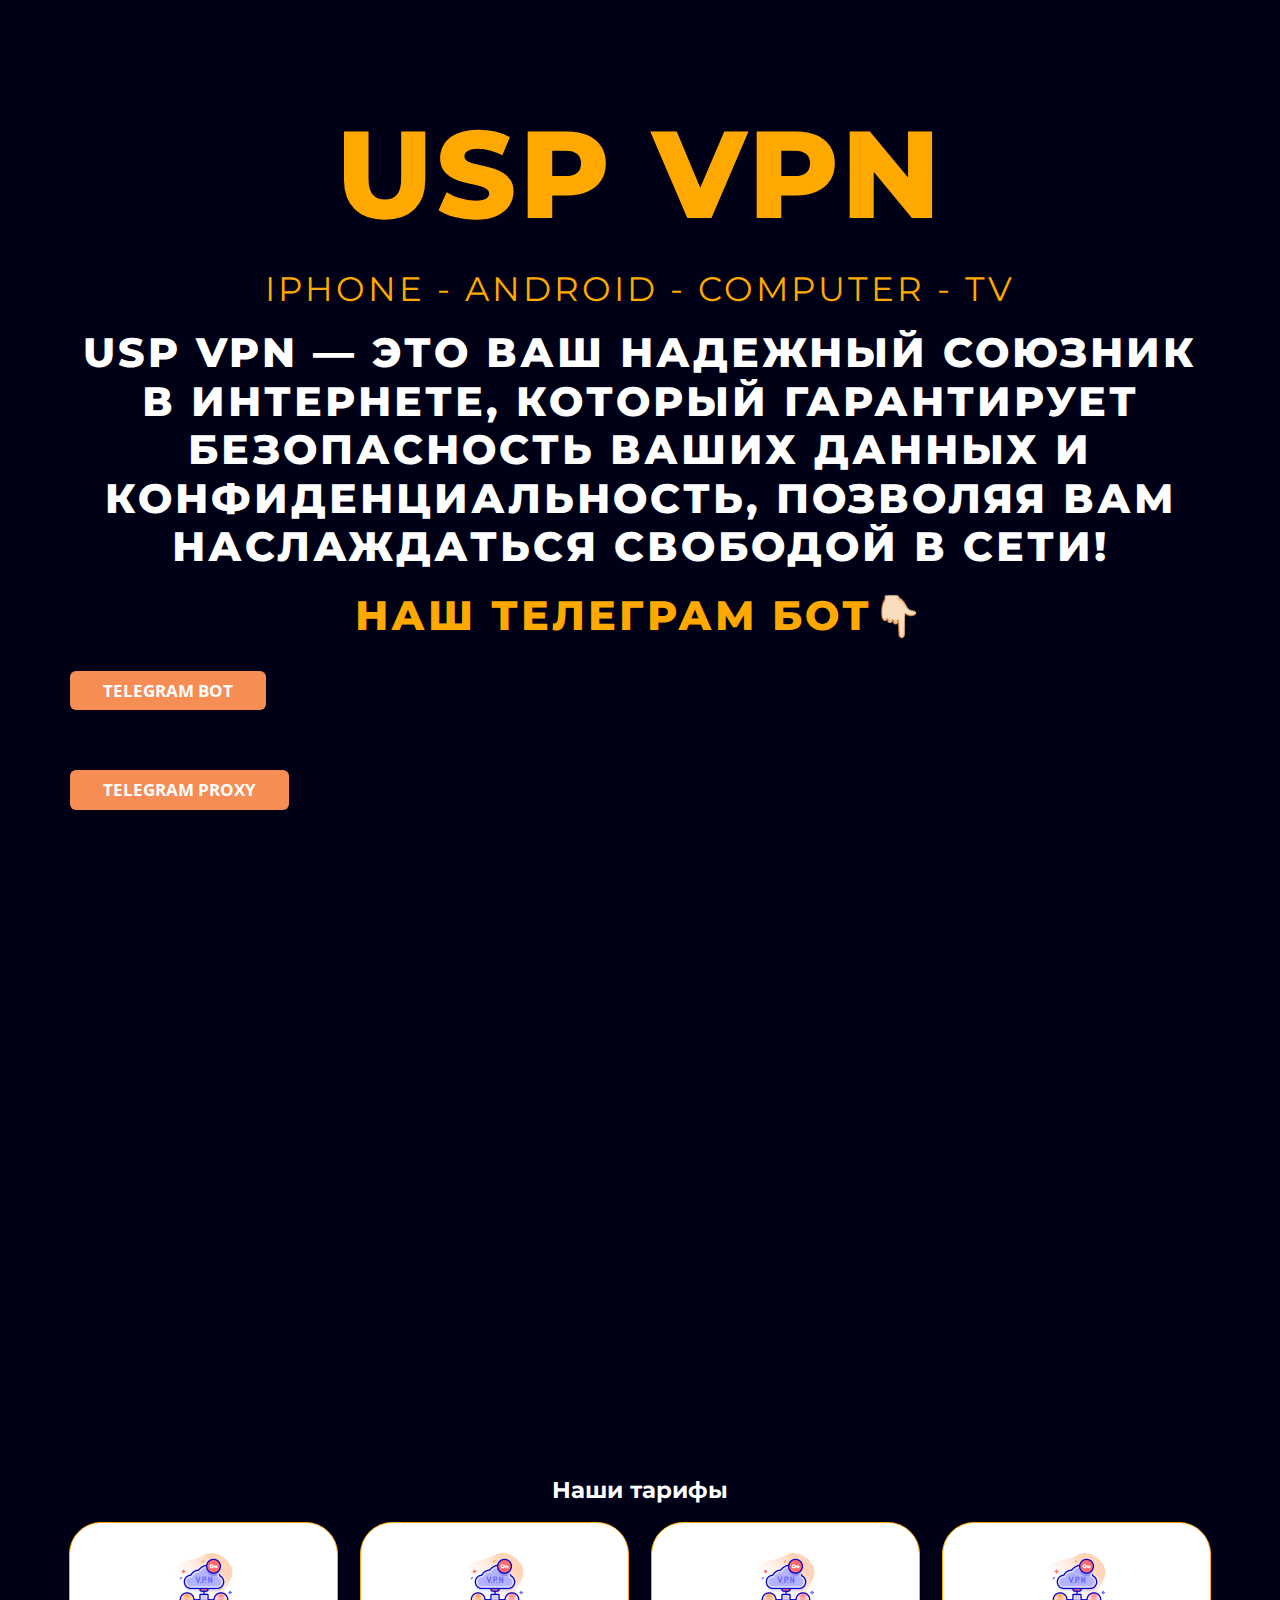
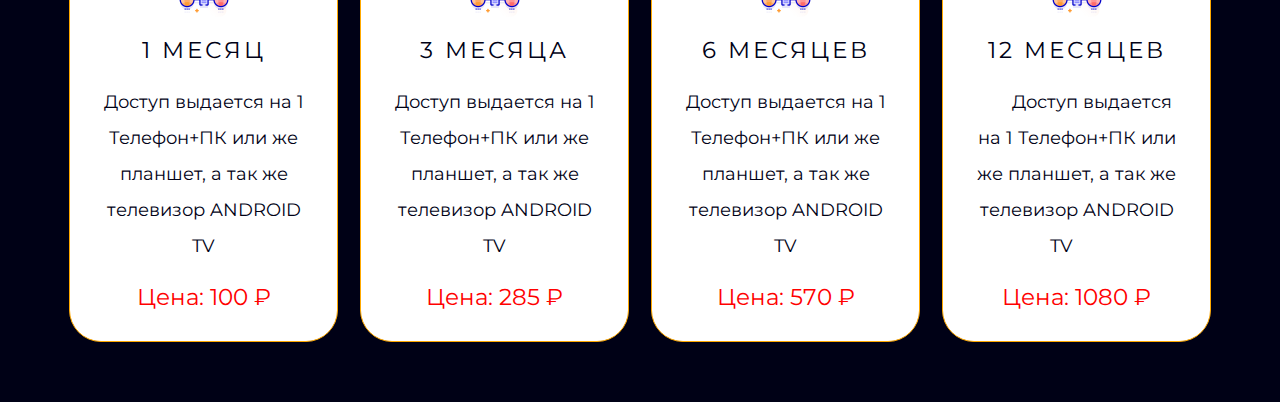
<file: index.html>
<!DOCTYPE html>
<html style="font-size: 18px;" lang="ru"><head>
    <meta name="viewport" content="width=device-width, initial-scale=1.0">
    <meta charset="utf-8">
    <meta name="keywords" content="VPN, USPVPN, Самый лучший VPN">
    <meta name="description" content="USP VPN — это ваш надежный союзник в интернете, который гарантирует безопасность ваших данных и конфиденциальность, позволяя вам наслаждаться свободой в сети!">
    <title>USPVPN - Самый быстрый VPN</title>
    <link rel="stylesheet" href="nicepage.css" media="screen">
<link rel="stylesheet" href="index.css" media="screen">
    <script class="u-script" type="text/javascript" src="jquery.js" defer=""></script>
    <script class="u-script" type="text/javascript" src="nicepage.js" defer=""></script>
    <meta name="generator" content="Nicepage 7.2.3, nicepage.com">
    <meta property="og:title" content="USPVPN самый быстрый VPN">
    <meta property="og:description" content="USP VPN — это ваш надежный союзник в интернете, который гарантирует безопасность ваших данных и конфиденциальность, позволяя вам наслаждаться свободой в сети!">
    <meta property="og:image" content="images/93923634-936f-1e07-a65d-94681159c928.png">
    
    
    
    
    <link id="u-theme-google-font" rel="stylesheet" href="https://fonts.googleapis.com/css?family=Lato:100,100i,300,300i,400,400i,700,700i,900,900i|Open+Sans:300,300i,400,400i,500,500i,600,600i,700,700i,800,800i">
    <link id="u-page-google-font" rel="stylesheet" href="https://fonts.googleapis.com/css?family=Montserrat:100,100i,200,200i,300,300i,400,400i,500,500i,600,600i,700,700i,800,800i,900,900i">
    <script type="application/ld+json">{
		"@context": "http://schema.org",
		"@type": "Organization",
		"name": ""
}</script>
    <meta name="theme-color" content="#f58d54">
    <meta property="og:type" content="website">
  <meta data-intl-tel-input-cdn-path="intlTelInput/"></head>
  <body data-home-page="Главная.html" data-home-page-title="Главная" data-path-to-root="./" data-include-products="false" class="u-body u-custom-color-2 u-xl-mode" data-lang="ru">
    <section class="u-align-center u-clearfix u-container-align-center u-image u-shading u-section-1" id="carousel_790c" data-image-width="2506" data-image-height="3342">
      <div class="u-clearfix u-sheet u-sheet-1">
        <h4 class="u-custom-font u-font-montserrat u-text u-text-custom-color-1 u-text-1">USP VPN</h4>
        <h4 class="u-custom-font u-font-montserrat u-text u-text-custom-color-1 u-text-2">
          <span style="font-weight: 400;"> iPhone - Android - ComPuTer - TV </span>
        </h4>
        <h4 class="u-custom-font u-font-montserrat u-text u-text-3"> USP VPN — это ваш надежный союзник в интернете, который гарантирует безопасность ваших данных и конфиденциальность, позволяя вам наслаждаться свободой в сети!</h4>
        <h4 class="u-custom-font u-font-montserrat u-text u-text-custom-color-1 u-text-4"> Наш телеграм бот👇🏻</h4>
        <a href="tg://resolve?domain=uspvpn_bot&start=cmd_run_469230000&amp;start=cmd_run_1733792645" class="u-btn u-button-style u-hover-palette-1-light-1 u-palette-1-base u-radius u-btn-2">TELEGRAM BOT </a>
<a href="https://t.me/proxy?server=anzorusp.ru&port=443&secret=02f322e18da0a24f0a9a00d2870aab7b" class="u-btn u-button-style u-hover-palette-1-light-1 u-palette-1-base u-radius u-btn-2">TELEGRAM PROXY</a>
      </div>
    </section>
    <section class="u-align-center u-clearfix u-container-align-center u-custom-color-2 u-section-2" id="carousel_5369">
      <div class="u-clearfix u-sheet u-valign-middle-lg u-valign-middle-md u-valign-middle-sm u-valign-middle-xl u-sheet-1">
        <h5 class="u-custom-font u-font-montserrat u-text u-text-default-lg u-text-default-md u-text-default-sm u-text-default-xl u-text-1">
          <span style="font-weight: 700;">Наши </span>
          <span style="font-weight: 700;">тарифы</span>
          <span style="font-weight: 700;"></span>
       </h5>
        <div class="u-expanded-width-xs u-layout-grid u-list u-list-1">
          <div class="u-repeater u-repeater-1">
            <div class="u-align-center u-border-1 u-border-custom-color-1 u-container-align-center u-container-align-center-lg u-container-align-center-md u-container-align-center-sm u-container-align-center-xl u-container-style u-list-item u-radius u-repeater-item u-shape-round u-video-cover u-white u-list-item-1" data-href="tg://resolve?domain=uspvpn_bot&amp;start=cmd_run_1102256206">
              <div class="u-container-layout u-similar-container u-valign-top-lg u-valign-top-md u-valign-top-sm u-valign-top-xl u-container-layout-1">
                <span class="u-align-center u-file-icon u-icon u-icon-1" data-animation-name="" data-animation-duration="0" data-animation-delay="0" data-animation-direction="">
                  <img src="images/vpn.png" alt="">
                </span>
                <h4 class="u-align-center u-custom-font u-font-montserrat u-text u-text-custom-color-2 u-text-2"> 1 Месяц</h4>
                <p class="u-align-center u-custom-font u-font-montserrat u-text u-text-custom-color-2 u-text-3"> ﻿Доступ выдается на 1 Телефон+ПК или же планшет, а так же телевизор ANDROID TV</p>
                <h5 class="u-align-center u-custom-font u-font-montserrat u-text u-text-custom-color-3 u-text-4"> Цена: 100 ₽</h5>
              </div>
            </div>
            <div class="u-align-center u-border-1 u-border-custom-color-1 u-container-align-center u-container-align-center-lg u-container-align-center-md u-container-align-center-sm u-container-align-center-xl u-container-style u-list-item u-radius u-repeater-item u-shape-round u-video-cover u-white u-list-item-2" data-href="tg://resolve?domain=uspvpn_bot&amp;start=cmd_run_607142663">
              <div class="u-container-layout u-similar-container u-valign-top-lg u-valign-top-md u-valign-top-sm u-valign-top-xl u-container-layout-2">
                <span class="u-align-center u-file-icon u-icon u-icon-2" data-animation-name="" data-animation-duration="0" data-animation-delay="0" data-animation-direction="">
                  <img src="images/vpn.png" alt="">
                </span>
                <h4 class="u-align-center u-custom-font u-font-montserrat u-text u-text-custom-color-2 u-text-5"> 3 Месяца</h4>
                <p class="u-align-center u-custom-font u-font-montserrat u-text u-text-custom-color-2 u-text-6"> ﻿Доступ выдается на 1 Телефон+ПК или же планшет, а так же телевизор ANDROID TV</p>
                <h5 class="u-align-center u-custom-font u-font-montserrat u-text u-text-custom-color-3 u-text-7"> Цена: ​285&nbsp;₽</h5>
              </div>
            </div>
            <div class="u-align-center u-border-1 u-border-custom-color-1 u-container-align-center u-container-align-center-lg u-container-align-center-md u-container-align-center-sm u-container-align-center-xl u-container-style u-list-item u-radius u-repeater-item u-shape-round u-video-cover u-white u-list-item-3" data-href="tg://resolve?domain=uspvpn_bot&amp;start=cmd_run_3323879784">
              <div class="u-container-layout u-similar-container u-valign-top-lg u-valign-top-md u-valign-top-sm u-valign-top-xl u-container-layout-3">
                <span class="u-align-center u-file-icon u-icon u-icon-3" data-animation-name="" data-animation-duration="0" data-animation-delay="0" data-animation-direction="">
                  <img src="images/vpn.png" alt="">
                </span>
                <h4 class="u-align-center u-custom-font u-font-montserrat u-text u-text-custom-color-2 u-text-8"> 6 Месяцев</h4>
                <p class="u-align-center u-custom-font u-font-montserrat u-text u-text-custom-color-2 u-text-9"> ﻿Доступ выдается на 1 Телефон+ПК или же планшет, а так же телевизор ANDROID TV</p>
                <h5 class="u-align-center u-custom-font u-font-montserrat u-text u-text-custom-color-3 u-text-10"> Цена: ​570&nbsp;₽</h5>
              </div>
            </div>
            <div class="u-align-center u-border-1 u-border-custom-color-1 u-container-align-center u-container-align-center-lg u-container-align-center-md u-container-align-center-sm u-container-align-center-xl u-container-style u-list-item u-radius u-repeater-item u-shape-round u-video-cover u-white u-list-item-4">
              <div class="u-container-layout u-similar-container u-valign-top-lg u-valign-top-md u-valign-top-sm u-valign-top-xl u-container-layout-4">
                <span class="u-align-center u-file-icon u-icon u-icon-4" data-animation-name="" data-animation-duration="0" data-animation-delay="0" data-animation-direction="">
                  <img src="images/vpn.png" alt="">
                </span>
                <h4 class="u-align-center u-custom-font u-font-montserrat u-text u-text-custom-color-2 u-text-11"> 12 Месяцев</h4>
                <p class="u-align-center u-custom-font u-font-montserrat u-text u-text-custom-color-2 u-text-12">
                  <a class="u-active-none u-border-none u-btn u-button-link u-button-style u-hover-none u-none u-text-custom-color-2 u-btn-1" href="tg://resolve?domain=uspvpn_bot&amp;start=cmd_run_1206615571"> ﻿Доступ выдается на 1 Телефон+ПК или же планшет, а так же телевизор ANDROID TV</a>
                </p>
                <h5 class="u-align-center u-custom-font u-font-montserrat u-text u-text-custom-color-3 u-text-13"> Цена: ​1080&nbsp;₽ </h5>
              </div>
            </div>
          </div>
        </div>
      </div>
    </section>
    
    
    
    
  
  
</body></html>
</file>
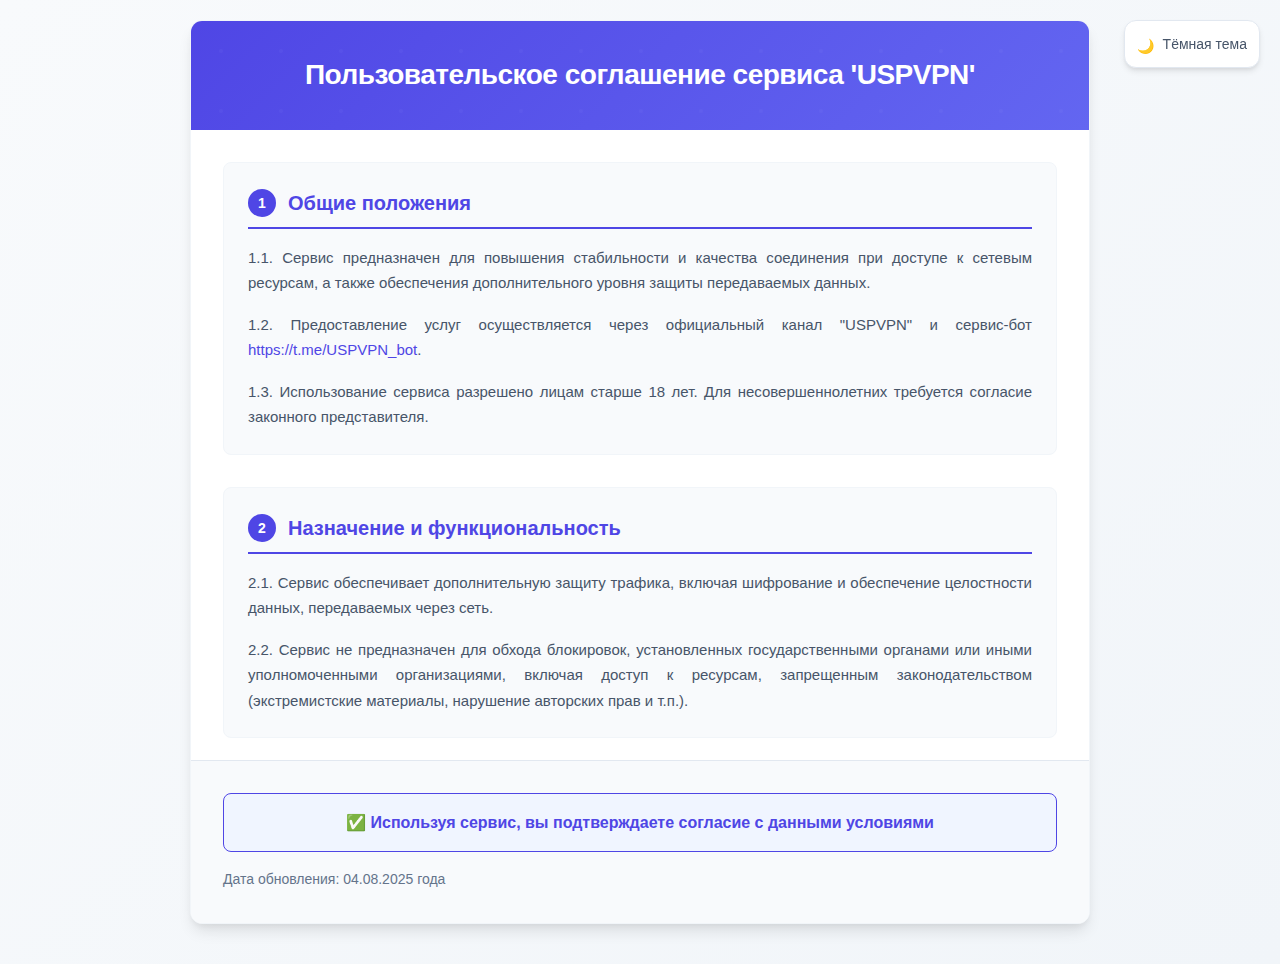
<file: agreement.html>
<!DOCTYPE html>
<html lang="ru">
<head>
    <meta charset="UTF-8">
    <meta name="viewport" content="width=device-width, initial-scale=1.0">
    <title>Пользовательское соглашение сервиса 'USPVPN'</title>
    <style>
        :root {
            --primary-color: #4F46E5;
            --primary-hover: #4338CA;
            --secondary-color: #6366F1;
            --accent-color: #F59E0B;
            --success-color: #10B981;
            --warning-color: #F59E0B;
            --danger-color: #EF4444;
            
            --bg-primary: #FFFFFF;
            --bg-secondary: #F8FAFC;
            --bg-tertiary: #F1F5F9;
            --bg-card: #FFFFFF;
            --bg-highlight: #F0F5FF;
            
            --text-primary: #1E293B;
            --text-secondary: #475569;
            --text-muted: #64748B;
            --text-inverse: #FFFFFF;
            
            --border-color: #E2E8F0;
            --border-light: #F1F5F9;
            
            --shadow-sm: 0 1px 2px 0 rgba(0, 0, 0, 0.05);
            --shadow-md: 0 4px 6px -1px rgba(0, 0, 0, 0.1), 0 2px 4px -1px rgba(0, 0, 0, 0.06);
            --shadow-lg: 0 10px 15px -3px rgba(0, 0, 0, 0.1), 0 4px 6px -2px rgba(0, 0, 0, 0.05);
            
            --radius-sm: 6px;
            --radius-md: 8px;
            --radius-lg: 12px;
            
            --transition: all 0.2s cubic-bezier(0.4, 0, 0.2, 1);
        }

        [data-theme="dark"] {
            --bg-primary: #0F172A;
            --bg-secondary: #1E293B;
            --bg-tertiary: #334155;
            --bg-card: #1E293B;
            --bg-highlight: #1E3A8A;
            
            --text-primary: #F8FAFC;
            --text-secondary: #CBD5E1;
            --text-muted: #94A3B8;
            
            --border-color: #334155;
            --border-light: #475569;
        }

        * {
            box-sizing: border-box;
        }

        body {
            font-family: -apple-system, BlinkMacSystemFont, 'Segoe UI', Roboto, 'Helvetica Neue', Arial, sans-serif;
            background: linear-gradient(135deg, var(--bg-secondary) 0%, var(--bg-tertiary) 100%);
            margin: 0;
            padding: 20px;
            min-height: 100vh;
            color: var(--text-primary);
            line-height: 1.6;
            transition: var(--transition);
        }

        .container {
            max-width: 900px;
            margin: 0 auto;
            position: relative;
        }

        .theme-toggle {
            position: fixed;
            top: 20px;
            right: 20px;
            background: var(--bg-card);
            border: 1px solid var(--border-color);
            border-radius: var(--radius-lg);
            padding: 12px;
            cursor: pointer;
            box-shadow: var(--shadow-md);
            transition: var(--transition);
            z-index: 1000;
            display: flex;
            align-items: center;
            gap: 8px;
            font-size: 14px;
            font-weight: 500;
            color: var(--text-secondary);
        }

        .theme-toggle:hover {
            transform: translateY(-2px);
            box-shadow: var(--shadow-lg);
            border-color: var(--primary-color);
        }

        .theme-icon {
            width: 18px;
            height: 18px;
            transition: var(--transition);
        }

        .card {
            background: var(--bg-card);
            border-radius: var(--radius-lg);
            box-shadow: var(--shadow-lg);
            overflow: hidden;
            margin-bottom: 20px;
            border: 1px solid var(--border-light);
            transition: var(--transition);
        }

        .card-header {
            background: linear-gradient(135deg, var(--primary-color) 0%, var(--secondary-color) 100%);
            color: var(--text-inverse);
            padding: 32px 24px;
            text-align: center;
            position: relative;
            overflow: hidden;
        }

        .card-header::before {
            content: '';
            position: absolute;
            top: 0;
            left: 0;
            right: 0;
            bottom: 0;
            background: url("data:image/svg+xml,%3Csvg width='60' height='60' viewBox='0 0 60 60' xmlns='http://www.w3.org/2000/svg'%3E%3Cg fill='none' fill-rule='evenodd'%3E%3Cg fill='%23ffffff' fill-opacity='0.1'%3E%3Ccircle cx='30' cy='30' r='2'/%3E%3C/g%3E%3C/g%3E%3C/svg%3E") repeat;
            opacity: 0.3;
        }

        .card-header h1 {
            margin: 0;
            font-size: clamp(20px, 4vw, 28px);
            font-weight: 700;
            letter-spacing: -0.5px;
            position: relative;
            z-index: 1;
        }

        .card-header .subtitle {
            margin-top: 8px;
            font-size: 16px;
            opacity: 0.9;
            font-weight: 400;
            position: relative;
            z-index: 1;
        }

        .card-content {
            padding: 32px;
            max-height: 70vh;
            overflow-y: auto;
            scrollbar-width: thin;
            scrollbar-color: var(--primary-color) var(--bg-tertiary);
        }

        .card-content::-webkit-scrollbar {
            width: 8px;
        }

        .card-content::-webkit-scrollbar-track {
            background: var(--bg-tertiary);
            border-radius: var(--radius-sm);
        }

        .card-content::-webkit-scrollbar-thumb {
            background: var(--primary-color);
            border-radius: var(--radius-sm);
            border: 2px solid var(--bg-tertiary);
        }

        .card-content::-webkit-scrollbar-thumb:hover {
            background: var(--primary-hover);
        }

        .section {
            margin-bottom: 32px;
            padding: 24px;
            background: var(--bg-secondary);
            border-radius: var(--radius-md);
            border: 1px solid var(--border-light);
            transition: var(--transition);
        }

        .section:hover {
            border-color: var(--primary-color);
            box-shadow: var(--shadow-sm);
        }

        .section h2 {
            color: var(--primary-color);
            font-size: 20px;
            margin: 0 0 16px 0;
            font-weight: 600;
            padding-bottom: 8px;
            border-bottom: 2px solid var(--primary-color);
            position: relative;
            display: flex;
            align-items: center;
            gap: 12px;
        }

        .section h2::before {
            content: counter(section-counter);
            counter-increment: section-counter;
            background: var(--primary-color);
            color: var(--text-inverse);
            width: 28px;
            height: 28px;
            border-radius: 50%;
            display: flex;
            align-items: center;
            justify-content: center;
            font-size: 14px;
            font-weight: 700;
            flex-shrink: 0;
        }

        .card-content {
            counter-reset: section-counter;
        }

        .section p {
            color: var(--text-secondary);
            font-size: 15px;
            line-height: 1.7;
            margin: 0 0 16px 0;
            text-align: justify;
        }

        .section p:last-child {
            margin-bottom: 0;
        }

        .section ol, .section ul {
            padding-left: 24px;
            margin: 16px 0;
            color: var(--text-secondary);
        }

        .section li {
            margin-bottom: 8px;
            line-height: 1.6;
            position: relative;
        }

        .section li::marker {
            color: var(--primary-color);
            font-weight: 600;
        }

        .highlight {
            background: linear-gradient(120deg, var(--bg-highlight) 0%, var(--bg-highlight) 100%);
            padding: 4px 8px;
            border-radius: var(--radius-sm);
            font-weight: 600;
            color: var(--primary-color);
            border: 1px solid var(--primary-color);
            display: inline-block;
            margin: 2px 0;
        }

        .warning-box {
            background: linear-gradient(135deg, #FEF3C7 0%, #FDE68A 100%);
            border: 1px solid var(--warning-color);
            border-radius: var(--radius-md);
            padding: 16px;
            margin: 16px 0;
            position: relative;
            overflow: hidden;
        }

        [data-theme="dark"] .warning-box {
            background: linear-gradient(135deg, #451A03 0%, #78350F 100%);
            color: #FED7AA;
        }

        .warning-box::before {
            content: '⚠️';
            position: absolute;
            top: 16px;
            left: 16px;
            font-size: 20px;
        }

        .warning-box .warning-content {
            margin-left: 40px;
            font-weight: 500;
            color: #92400E;
        }

        [data-theme="dark"] .warning-box .warning-content {
            color: #FED7AA;
        }

        .danger-box {
            background: linear-gradient(135deg, #FEE2E2 0%, #FECACA 100%);
            border: 1px solid var(--danger-color);
            border-radius: var(--radius-md);
            padding: 16px;
            margin: 16px 0;
            position: relative;
            overflow: hidden;
        }

        [data-theme="dark"] .danger-box {
            background: linear-gradient(135deg, #450A0A 0%, #7F1D1D 100%);
            color: #FECACA;
        }

        .danger-box::before {
            content: '🚫';
            position: absolute;
            top: 16px;
            left: 16px;
            font-size: 20px;
        }

        .danger-box .danger-content {
            margin-left: 40px;
            font-weight: 500;
            color: #B91C1C;
        }

        [data-theme="dark"] .danger-box .danger-content {
            color: #FECACA;
        }

        a {
            color: var(--primary-color);
            text-decoration: none;
            font-weight: 500;
            position: relative;
            transition: var(--transition);
            border-bottom: 1px solid transparent;
        }

        a:hover {
            color: var(--primary-hover);
            border-bottom-color: var(--primary-hover);
            transform: translateY(-1px);
        }

        a:focus {
            outline: 2px solid var(--primary-color);
            outline-offset: 2px;
            border-radius: var(--radius-sm);
        }

        .card-footer {
            border-top: 1px solid var(--border-color);
            padding: 32px;
            background: var(--bg-secondary);
            text-align: center;
        }

        .acceptance-notice {
            font-size: 16px;
            color: var(--primary-color);
            font-weight: 600;
            margin: 0 0 16px 0;
            padding: 16px;
            background: var(--bg-highlight);
            border-radius: var(--radius-md);
            border: 1px solid var(--primary-color);
        }

        .document-meta {
            font-size: 14px;
            color: var(--text-muted);
            margin: 0;
            display: flex;
            justify-content: space-between;
            align-items: center;
            flex-wrap: wrap;
            gap: 16px;
        }

        .version-badge {
            background: var(--primary-color);
            color: var(--text-inverse);
            padding: 4px 12px;
            border-radius: var(--radius-lg);
            font-size: 12px;
            font-weight: 600;
            text-transform: uppercase;
            letter-spacing: 0.5px;
        }

        @media (max-width: 768px) {
            body {
                padding: 10px;
            }

            .theme-toggle {
                top: 10px;
                right: 10px;
                padding: 8px;
                font-size: 12px;
            }

            .card-header {
                padding: 24px 16px;
            }

            .card-content {
                padding: 20px;
                max-height: 75vh;
            }

            .section {
                padding: 16px;
                margin-bottom: 20px;
            }

            .section h2 {
                font-size: 18px;
                flex-direction: column;
                align-items: flex-start;
                gap: 8px;
            }

            .section h2::before {
                align-self: flex-start;
            }

            .section p {
                font-size: 14px;
            }

            .card-footer {
                padding: 20px;
            }

            .document-meta {
                flex-direction: column;
                text-align: center;
            }
        }

        @media (max-width: 480px) {
            .card {
                border-radius: var(--radius-md);
            }

            .section h2 {
                font-size: 16px;
            }

            .section p {
                font-size: 13px;
                text-align: left;
            }

            .card-content::-webkit-scrollbar {
                width: 4px;
            }
        }

        @media (prefers-reduced-motion: reduce) {
            * {
                transition: none !important;
                animation: none !important;
            }
        }

        @media print {
            body {
                background: white;
                padding: 0;
            }

            .theme-toggle {
                display: none;
            }

            .card {
                box-shadow: none;
                border: 1px solid #000;
            }

            .card-content {
                max-height: none;
                overflow: visible;
            }
        }
    </style>
</head>
<body data-theme="light">
    <div class="theme-toggle" onclick="toggleTheme()">
        <span class="theme-icon">🌙</span>
        <span class="theme-text">Тёмная тема</span>
    </div>

    <div class="container">
        <div class="card">
            <div class="card-header">
                <h1>Пользовательское соглашение сервиса 'USPVPN'</h1>
            </div>
            <div class="card-content">
                <div class="section">
                    <h2>Общие положения</h2>
                    <p>1.1. Сервис предназначен для повышения стабильности и качества соединения при доступе к сетевым ресурсам, а также обеспечения дополнительного уровня защиты передаваемых данных.</p>
                    <p>1.2. Предоставление услуг осуществляется через официальный канал "USPVPN" и сервис-бот <a href="https://t.me/USPVPN_bot" target="_blank" rel="noopener noreferrer">https://t.me/USPVPN_bot</a>.</p>
                    <p>1.3. Использование сервиса разрешено лицам старше 18 лет. Для несовершеннолетних требуется согласие законного представителя.</p>
                </div>

                <div class="section">
                    <h2>Назначение и функциональность</h2>
                    <p>2.1. Сервис обеспечивает дополнительную защиту трафика, включая шифрование и обеспечение целостности данных, передаваемых через сеть.</p>
                    <p>2.2. Сервис не предназначен для обхода блокировок, установленных государственными органами или иными уполномоченными организациями, включая доступ к ресурсам, запрещенным законодательством (экстремистские материалы, нарушение авторских прав и т.п.).</p>
                </div>

                <div class="section">
                    <h2>Обязанности и ограничения пользователя</h2>
                    <p>3.1. Пользователь обязуется использовать сервис в соответствии с действующим законодательством.</p>
                    <p>3.2. Запрещено использовать сервис для распространения запрещённых веществ, информации или иной противоправной деятельности.</p>
                    <p>3.3. Пользователь несет ответственность за законность, достоверность и содержание данных, проходящих через сервис.</p>
                    <p>3.4. Запрещается использовать сервис для несанкционированного доступа к чужим ресурсам или системам.</p>
                    <p>3.5. Пользователь обязан сохранять конфиденциальность подписки или ключей. Передача данных третьим лицам запрещена.</p>
                </div>

                <div class="section">
                    <h2>Запрет использования торрент-протоколов</h2>
                    <div class="danger-box">
                        <div class="danger-content">
                            <strong>СТРОГО ЗАПРЕЩЕНО:</strong> Использование торрент-протоколов (BitTorrent, µTorrent, qBittorrent и аналогичных) и P2P-сетей для загрузки или распространения любого контента через сервис "USPVPN".
                        </div>
                    </div>
                    <p>4.1. Использование торрент-клиентов, P2P-протоколов и файлообменных сетей через сервис категорически запрещено независимо от типа загружаемого контента.</p>
                    <p>4.2. Данные ограничения действуют для защиты стабильности сервиса и соблюдения требований провайдеров инфраструктуры.</p>
                    <p>4.3. Попытки обхода системы мониторинга или использование VPN поверх сервиса для сокрытия торрент-активности рассматриваются как отягчающие обстоятельства.</p>
                </div>

                <div class="section">
                    <h2>Ограничения ответственности сервиса</h2>
                    <p>5.1. Сервис не отвечает за внешние обстоятельства и не гарантирует постоянную доступность внешних ресурсов, включая заблокированные по решению государственных органов.</p>
                    <p>5.2. Сервис не несёт ответственности за последствия, вызванные сторонними факторами.</p>
                </div>

                <div class="section">
                    <h2>Изменения и обновления</h2>
                    <p>6.1. Администрация сервиса оставляет за собой право изменять условия соглашения, предварительно оповестив пользователей.</p>
                    <p>6.2. Изменения считаются принятыми с момента их опубликования в официальном канале "USPVPN".</p>
                    <p>6.3. Тарифы с автоматическим продлением могут быть отменены не позднее чем за 24 часа до даты списания средств.</p>
                </div>

                <div class="section">
                    <h2>Прекращение предоставления услуг</h2>
                    <p>7.1. Сервис может приостановить или прекратить предоставление услуг пользователю, нарушающему настоящее соглашение.</p>
                    <p>7.2. После прекращения услуги пользователь обязан прекратить использование конфигурационных данных сервиса.</p>
                    <p>7.3. Администратор оставляет за собой право в любой момент отключить подписку пользователя без предварительного уведомления при выявлении нарушений (спам, DDoS-атаки и т.п.). В остальных случаях уведомление направляется за 7 дней.</p>
                </div>

                <div class="section">
                    <h2>Возврат средств</h2>
                    <p>8.1. При ошибочном внесении суммы пользователь может обратиться за возвратом средств через службу поддержки.</p>
                    <p>8.2. При добровольном отказе от уже приобретённого тарифа производится возврат 50% от уплаченной суммы.</p>
                    <p>8.3. Возврат средств осуществляется в течение 14 рабочих дней после запроса через тот же платежный метод.</p>
                    <p>8.4. Возврат невозможен, если пользователь воспользовался услугой более 24 часов.</p>
                    <div class="warning-box">
                        <div class="warning-content">
                            Возврат средств не производится при блокировке за нарушение правил использования торрент-протоколов или других серьёзных нарушениях пользовательского соглашения.
                        </div>
                    </div>
                </div>

                <div class="section">
                    <h2>Нарушения и санкции</h2>
                    <p>9.1. Оскорбительное поведение, враждебная коммуникация, угрозы, хамство, унижение чести и достоинства, токсичность, травля других пользователей или представителей службы поддержки строго запрещены.</p>
                    <p>9.2. При выявлении такого поведения:</p>
                    <ul>
                        <li><strong>Первое нарушение</strong> — официальное предупреждение и временная блокировка доступа к сервису сроком до 7 дней</li>
                        <li><strong>Повторное нарушение</strong> — безвозвратная блокировка аккаунта с аннулированием тарифа и полной потерей внесённых средств</li>
                        <li><strong>Особо тяжёлые случаи</strong> (угрозы, призывы к насилию, клевета, систематическое нарушение) — передача данных в правоохранительные органы и пожизненная блокировка</li>
                    </ul>
                </div>

                <div class="section">
                    <h2>Сбор и обработка данных</h2>
                    <p>10.1. Сервис осуществляет сбор технической информации, необходимой для обеспечения стабильной работы: IP-адреса, сведения об устройстве, используемом браузере.</p>
                    <p>10.2. Сервис не собирает персональные данные, не предоставленные пользователем добровольно, и не осуществляет мониторинг содержимого передаваемых данных.</p>
                    <p>10.3. Собранные данные используются исключительно для улучшения качества предоставляемых услуг и обеспечения безопасности соединения.</p>
                    <p>10.4. Данные хранятся в зашифрованном виде на защищенных серверах. Срок хранения технической информации — не больше 24 часов.</p>
                    <p>10.5. Сервис соблюдает принципы GDPR и не передает данные третьим лицам без явного согласия пользователя, за исключением случаев, предусмотренных законом.</p>
                </div>
            </div>
            <div class="card-footer">
                <p class="acceptance-notice">
                    ✅ Используя сервис, вы подтверждаете согласие с данными условиями
                </p>
                <div class="document-meta">
                    <span>Дата обновления: 04.08.2025 года</span>
                </div>
            </div>
        </div>
    </div>

    <script>
        function toggleTheme() {
            const body = document.body;
            const themeToggle = document.querySelector('.theme-toggle');
            const themeIcon = document.querySelector('.theme-icon');
            const themeText = document.querySelector('.theme-text');
            
            const currentTheme = body.getAttribute('data-theme');
            const newTheme = currentTheme === 'light' ? 'dark' : 'light';
            
            body.setAttribute('data-theme', newTheme);
            
            if (newTheme === 'dark') {
                themeIcon.textContent = '☀️';
                themeText.textContent = 'Светлая тема';
            } else {
                themeIcon.textContent = '🌙';
                themeText.textContent = 'Тёмная тема';
            }
            
            localStorage.setItem('theme', newTheme);
        }

        document.addEventListener('DOMContentLoaded', function() {
            const savedTheme = localStorage.getItem('theme');
            const prefersDark = window.matchMedia('(prefers-color-scheme: dark)').matches;
            const theme = savedTheme || (prefersDark ? 'dark' : 'light');
            
            document.body.setAttribute('data-theme', theme);
            
            const themeIcon = document.querySelector('.theme-icon');
            const themeText = document.querySelector('.theme-text');
            
            if (theme === 'dark') {
                themeIcon.textContent = '☀️';
                themeText.textContent = 'Светлая тема';
            }
        });

        document.addEventListener('click', function(e) {
            if (e.target.tagName === 'A' && e.target.getAttribute('href').startsWith('#')) {
                e.preventDefault();
                const targetId = e.target.getAttribute('href').substring(1);
                const targetElement = document.getElementById(targetId);
                if (targetElement) {
                    targetElement.scrollIntoView({ behavior: 'smooth' });
                }
            }
        });
    </script>
</body>
</html>
</file>
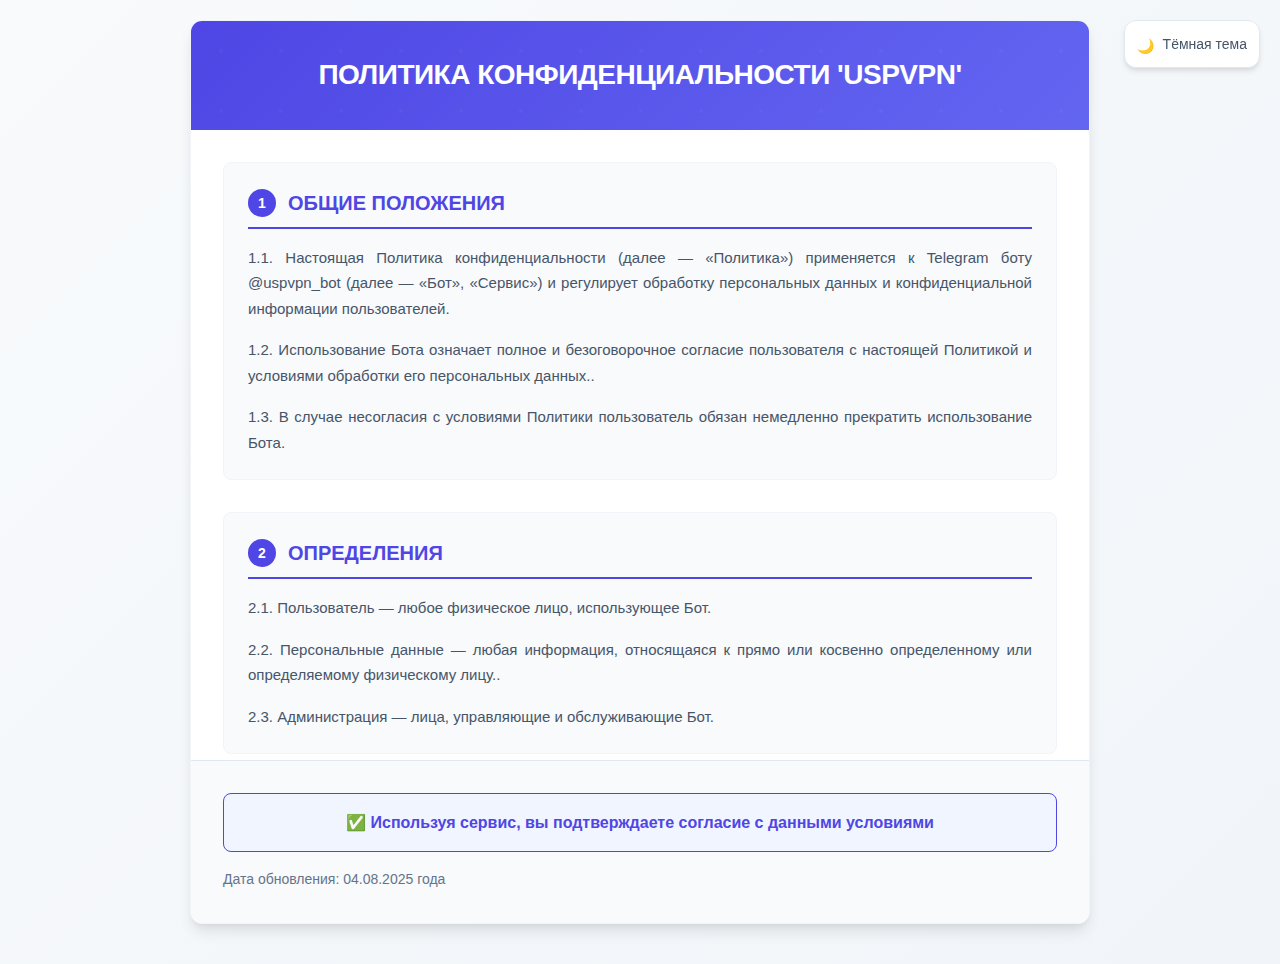
<file: confidentiality.html>
<!DOCTYPE html>
<html lang="ru">
<head>
    <meta charset="UTF-8">
    <meta name="viewport" content="width=device-width, initial-scale=1.0">
    <title>Пользовательское соглашение сервиса 'USPVPN'</title>
    <style>
        :root {
            --primary-color: #4F46E5;
            --primary-hover: #4338CA;
            --secondary-color: #6366F1;
            --accent-color: #F59E0B;
            --success-color: #10B981;
            --warning-color: #F59E0B;
            --danger-color: #EF4444;
            
            --bg-primary: #FFFFFF;
            --bg-secondary: #F8FAFC;
            --bg-tertiary: #F1F5F9;
            --bg-card: #FFFFFF;
            --bg-highlight: #F0F5FF;
            
            --text-primary: #1E293B;
            --text-secondary: #475569;
            --text-muted: #64748B;
            --text-inverse: #FFFFFF;
            
            --border-color: #E2E8F0;
            --border-light: #F1F5F9;
            
            --shadow-sm: 0 1px 2px 0 rgba(0, 0, 0, 0.05);
            --shadow-md: 0 4px 6px -1px rgba(0, 0, 0, 0.1), 0 2px 4px -1px rgba(0, 0, 0, 0.06);
            --shadow-lg: 0 10px 15px -3px rgba(0, 0, 0, 0.1), 0 4px 6px -2px rgba(0, 0, 0, 0.05);
            
            --radius-sm: 6px;
            --radius-md: 8px;
            --radius-lg: 12px;
            
            --transition: all 0.2s cubic-bezier(0.4, 0, 0.2, 1);
        }

        [data-theme="dark"] {
            --bg-primary: #0F172A;
            --bg-secondary: #1E293B;
            --bg-tertiary: #334155;
            --bg-card: #1E293B;
            --bg-highlight: #1E3A8A;
            
            --text-primary: #F8FAFC;
            --text-secondary: #CBD5E1;
            --text-muted: #94A3B8;
            
            --border-color: #334155;
            --border-light: #475569;
        }

        * {
            box-sizing: border-box;
        }

        body {
            font-family: -apple-system, BlinkMacSystemFont, 'Segoe UI', Roboto, 'Helvetica Neue', Arial, sans-serif;
            background: linear-gradient(135deg, var(--bg-secondary) 0%, var(--bg-tertiary) 100%);
            margin: 0;
            padding: 20px;
            min-height: 100vh;
            color: var(--text-primary);
            line-height: 1.6;
            transition: var(--transition);
        }

        .container {
            max-width: 900px;
            margin: 0 auto;
            position: relative;
        }

        .theme-toggle {
            position: fixed;
            top: 20px;
            right: 20px;
            background: var(--bg-card);
            border: 1px solid var(--border-color);
            border-radius: var(--radius-lg);
            padding: 12px;
            cursor: pointer;
            box-shadow: var(--shadow-md);
            transition: var(--transition);
            z-index: 1000;
            display: flex;
            align-items: center;
            gap: 8px;
            font-size: 14px;
            font-weight: 500;
            color: var(--text-secondary);
        }

        .theme-toggle:hover {
            transform: translateY(-2px);
            box-shadow: var(--shadow-lg);
            border-color: var(--primary-color);
        }

        .theme-icon {
            width: 18px;
            height: 18px;
            transition: var(--transition);
        }

        .card {
            background: var(--bg-card);
            border-radius: var(--radius-lg);
            box-shadow: var(--shadow-lg);
            overflow: hidden;
            margin-bottom: 20px;
            border: 1px solid var(--border-light);
            transition: var(--transition);
        }

        .card-header {
            background: linear-gradient(135deg, var(--primary-color) 0%, var(--secondary-color) 100%);
            color: var(--text-inverse);
            padding: 32px 24px;
            text-align: center;
            position: relative;
            overflow: hidden;
        }

        .card-header::before {
            content: '';
            position: absolute;
            top: 0;
            left: 0;
            right: 0;
            bottom: 0;
            background: url("data:image/svg+xml,%3Csvg width='60' height='60' viewBox='0 0 60 60' xmlns='http://www.w3.org/2000/svg'%3E%3Cg fill='none' fill-rule='evenodd'%3E%3Cg fill='%23ffffff' fill-opacity='0.1'%3E%3Ccircle cx='30' cy='30' r='2'/%3E%3C/g%3E%3C/g%3E%3C/svg%3E") repeat;
            opacity: 0.3;
        }

        .card-header h1 {
            margin: 0;
            font-size: clamp(20px, 4vw, 28px);
            font-weight: 700;
            letter-spacing: -0.5px;
            position: relative;
            z-index: 1;
        }

        .card-header .subtitle {
            margin-top: 8px;
            font-size: 16px;
            opacity: 0.9;
            font-weight: 400;
            position: relative;
            z-index: 1;
        }

        .card-content {
            padding: 32px;
            max-height: 70vh;
            overflow-y: auto;
            scrollbar-width: thin;
            scrollbar-color: var(--primary-color) var(--bg-tertiary);
        }

        .card-content::-webkit-scrollbar {
            width: 8px;
        }

        .card-content::-webkit-scrollbar-track {
            background: var(--bg-tertiary);
            border-radius: var(--radius-sm);
        }

        .card-content::-webkit-scrollbar-thumb {
            background: var(--primary-color);
            border-radius: var(--radius-sm);
            border: 2px solid var(--bg-tertiary);
        }

        .card-content::-webkit-scrollbar-thumb:hover {
            background: var(--primary-hover);
        }

        .section {
            margin-bottom: 32px;
            padding: 24px;
            background: var(--bg-secondary);
            border-radius: var(--radius-md);
            border: 1px solid var(--border-light);
            transition: var(--transition);
        }

        .section:hover {
            border-color: var(--primary-color);
            box-shadow: var(--shadow-sm);
        }

        .section h2 {
            color: var(--primary-color);
            font-size: 20px;
            margin: 0 0 16px 0;
            font-weight: 600;
            padding-bottom: 8px;
            border-bottom: 2px solid var(--primary-color);
            position: relative;
            display: flex;
            align-items: center;
            gap: 12px;
        }

        .section h2::before {
            content: counter(section-counter);
            counter-increment: section-counter;
            background: var(--primary-color);
            color: var(--text-inverse);
            width: 28px;
            height: 28px;
            border-radius: 50%;
            display: flex;
            align-items: center;
            justify-content: center;
            font-size: 14px;
            font-weight: 700;
            flex-shrink: 0;
        }

        .card-content {
            counter-reset: section-counter;
        }

        .section p {
            color: var(--text-secondary);
            font-size: 15px;
            line-height: 1.7;
            margin: 0 0 16px 0;
            text-align: justify;
        }

        .section p:last-child {
            margin-bottom: 0;
        }

        .section ol, .section ul {
            padding-left: 24px;
            margin: 16px 0;
            color: var(--text-secondary);
        }

        .section li {
            margin-bottom: 8px;
            line-height: 1.6;
            position: relative;
        }

        .section li::marker {
            color: var(--primary-color);
            font-weight: 600;
        }

        .highlight {
            background: linear-gradient(120deg, var(--bg-highlight) 0%, var(--bg-highlight) 100%);
            padding: 4px 8px;
            border-radius: var(--radius-sm);
            font-weight: 600;
            color: var(--primary-color);
            border: 1px solid var(--primary-color);
            display: inline-block;
            margin: 2px 0;
        }

        .warning-box {
            background: linear-gradient(135deg, #FEF3C7 0%, #FDE68A 100%);
            border: 1px solid var(--warning-color);
            border-radius: var(--radius-md);
            padding: 16px;
            margin: 16px 0;
            position: relative;
            overflow: hidden;
        }

        [data-theme="dark"] .warning-box {
            background: linear-gradient(135deg, #451A03 0%, #78350F 100%);
            color: #FED7AA;
        }

        .warning-box::before {
            content: '⚠️';
            position: absolute;
            top: 16px;
            left: 16px;
            font-size: 20px;
        }

        .warning-box .warning-content {
            margin-left: 40px;
            font-weight: 500;
            color: #92400E;
        }

        [data-theme="dark"] .warning-box .warning-content {
            color: #FED7AA;
        }

        .danger-box {
            background: linear-gradient(135deg, #FEE2E2 0%, #FECACA 100%);
            border: 1px solid var(--danger-color);
            border-radius: var(--radius-md);
            padding: 16px;
            margin: 16px 0;
            position: relative;
            overflow: hidden;
        }

        [data-theme="dark"] .danger-box {
            background: linear-gradient(135deg, #450A0A 0%, #7F1D1D 100%);
            color: #FECACA;
        }

        .danger-box::before {
            content: '🚫';
            position: absolute;
            top: 16px;
            left: 16px;
            font-size: 20px;
        }

        .danger-box .danger-content {
            margin-left: 40px;
            font-weight: 500;
            color: #B91C1C;
        }

        [data-theme="dark"] .danger-box .danger-content {
            color: #FECACA;
        }

        a {
            color: var(--primary-color);
            text-decoration: none;
            font-weight: 500;
            position: relative;
            transition: var(--transition);
            border-bottom: 1px solid transparent;
        }

        a:hover {
            color: var(--primary-hover);
            border-bottom-color: var(--primary-hover);
            transform: translateY(-1px);
        }

        a:focus {
            outline: 2px solid var(--primary-color);
            outline-offset: 2px;
            border-radius: var(--radius-sm);
        }

        .card-footer {
            border-top: 1px solid var(--border-color);
            padding: 32px;
            background: var(--bg-secondary);
            text-align: center;
        }

        .acceptance-notice {
            font-size: 16px;
            color: var(--primary-color);
            font-weight: 600;
            margin: 0 0 16px 0;
            padding: 16px;
            background: var(--bg-highlight);
            border-radius: var(--radius-md);
            border: 1px solid var(--primary-color);
        }

        .document-meta {
            font-size: 14px;
            color: var(--text-muted);
            margin: 0;
            display: flex;
            justify-content: space-between;
            align-items: center;
            flex-wrap: wrap;
            gap: 16px;
        }

        .version-badge {
            background: var(--primary-color);
            color: var(--text-inverse);
            padding: 4px 12px;
            border-radius: var(--radius-lg);
            font-size: 12px;
            font-weight: 600;
            text-transform: uppercase;
            letter-spacing: 0.5px;
        }

        @media (max-width: 768px) {
            body {
                padding: 10px;
            }

            .theme-toggle {
                top: 10px;
                right: 10px;
                padding: 8px;
                font-size: 12px;
            }

            .card-header {
                padding: 24px 16px;
            }

            .card-content {
                padding: 20px;
                max-height: 75vh;
            }

            .section {
                padding: 16px;
                margin-bottom: 20px;
            }

            .section h2 {
                font-size: 18px;
                flex-direction: column;
                align-items: flex-start;
                gap: 8px;
            }

            .section h2::before {
                align-self: flex-start;
            }

            .section p {
                font-size: 14px;
            }

            .card-footer {
                padding: 20px;
            }

            .document-meta {
                flex-direction: column;
                text-align: center;
            }
        }

        @media (max-width: 480px) {
            .card {
                border-radius: var(--radius-md);
            }

            .section h2 {
                font-size: 16px;
            }

            .section p {
                font-size: 13px;
                text-align: left;
            }

            .card-content::-webkit-scrollbar {
                width: 4px;
            }
        }

        @media (prefers-reduced-motion: reduce) {
            * {
                transition: none !important;
                animation: none !important;
            }
        }

        @media print {
            body {
                background: white;
                padding: 0;
            }

            .theme-toggle {
                display: none;
            }

            .card {
                box-shadow: none;
                border: 1px solid #000;
            }

            .card-content {
                max-height: none;
                overflow: visible;
            }
        }
    </style>
</head>
<body data-theme="light">
    <div class="theme-toggle" onclick="toggleTheme()">
        <span class="theme-icon">🌙</span>
        <span class="theme-text">Тёмная тема</span>
    </div>

    <div class="container">
        <div class="card">
            <div class="card-header">
                <h1>ПОЛИТИКА КОНФИДЕНЦИАЛЬНОСТИ 'USPVPN'</h1>
            </div>
            <div class="card-content">
                <div class="section">
                    <h2>ОБЩИЕ ПОЛОЖЕНИЯ</h2>
                    <p>1.1. Настоящая Политика конфиденциальности (далее — «Политика») применяется к Telegram боту @uspvpn_bot (далее — «Бот», «Сервис») и регулирует обработку персональных данных и конфиденциальной информации пользователей.</p>
                    <p>1.2. Использование Бота означает полное и безоговорочное согласие пользователя с настоящей Политикой и условиями обработки его персональных данных..</p>
                    <p>1.3. В случае несогласия с условиями Политики пользователь обязан немедленно прекратить использование Бота.</p>
                </div>

                <div class="section">
                    <h2>ОПРЕДЕЛЕНИЯ</h2>
                    <p>2.1. Пользователь — любое физическое лицо, использующее Бот.</p>
                    <p>2.2. Персональные данные — любая информация, относящаяся к прямо или косвенно определенному или определяемому физическому лицу..</p>
					<p>2.3. Администрация — лица, управляющие и обслуживающие Бот.</p>
                </div>

                <div class="section">
                    <h2>СБОР И ОБРАБОТКА ДАННЫХ</h2>
                    <p>3.1. Бот может собирать следующие данные:</p>
                    <p>• Telegram ID пользователя</p>
                    <p>• Имя пользователя (username) в Telegram</p>
                    <p>• Данные о платежах (при совершении покупок)</p>
                    <p>• Техническую информацию об устройстве и подключении</p>
                    <p>3.2. ВАЖНО: Администрация НЕ несет ответственности за:</p>
                    <p>• Безопасность передаваемых данных</p>
                    <p>• Сохранность персональных данных</p>
                    <p>• Утечки информации по вине третьих лиц</p>
                    <p>• Действия пользователей с полученными VPN ключами</p>
                </div>

                <div class="section">
                    <h2>ЦЕЛИ ОБРАБОТКИ ДАННЫХ</h2>
                    <p>4.1. Данные обрабатываются исключительно для:</p>
                    <p>• Предоставления доступа к Сервису.</p>
                    <p>• Обработки платежей</p>
					<p>• Технической поддержки</p>
				    <div class="warning-box">
                        <div class="warning-content">
                            4.2. ОТКАЗ ОТ ОТВЕТСТВЕННОСТИ: Администрация не контролирует и не несет ответственности за использование предоставленных VPN ключей.
                        </div>
					</div>
                </div>

                <div class="section">
                    <h2>ПЕРЕДАЧА ДАННЫХ ТРЕТЬИМ ЛИЦАМ</h2>
                    <p>5.1. Администрация может передавать данные третьим лицам без уведомления пользователя в случаях:</p>
                    <p>• Требования государственных органов</p>
					<p>• Необходимости обеспечения работы платежных систем</p>
					<p>• Иных случаях, предусмотренных действующим законодательством</p>
					<div class="warning-box">
                        <div class="warning-content">
                            5.2. Пользователь соглашается с возможной передачей его данных и не имеет претензий к Администрации в связи с такой передачей.
                        </div>
					</div>
                </div>

                <div class="section">
                    <h2>БЕЗОПАСНОСТЬ ДАННЫХ</h2>
                    <p>6.1. Администрация предпринимает разумные меры для защиты данных, однако НЕ ГАРАНТИРУЕТ их абсолютную безопасность..</p>
                    <p>6.2. Пользователь самостоятельно несет риски, связанные с использованием Сервиса.</p>
                </div>

                <div class="section">
                    <h2>ПРАВА ПОЛЬЗОВАТЕЛЕЙ</h2>
                    <p>7.1. Пользователь имеет право:</p>
                    <p>• Запросить удаление своих данных</p>
                    <p>• Получить информацию об обрабатываемых данных</p>
					<div class="warning-box">
                        <div class="warning-content">
                            7.2. ОГРАНИЧЕНИЯ: Администрация оставляет за собой право отказать в выполнении запросов без объяснения причин.
                        </div>
					</div>
                </div>

                <div class="section">
                    <h2>ИЗМЕНЕНИЯ ПОЛИТИКИ</h2>
                    <p>8.1. Администрация имеет право изменять Политику в одностороннем порядке без предварительного уведомления.</p>
                    <p>8.2. Продолжение использования Бота после изменений означает согласие с новой редакцией Политики.</p>
                    <p>8.3. Возврат средств осуществляется в течение 14 рабочих дней после запроса через тот же платежный метод.</p>
                    <p>8.4. Возврат невозможен, если пользователь воспользовался услугой более 24 часов.</p>
                    <div class="warning-box">
                        <div class="warning-content">
                            Возврат средств не производится при блокировке за нарушение правил использования торрент-протоколов или других серьёзных нарушениях пользовательского соглашения.
                        </div>
					</div>
                </div>

                <div class="section">
                    <h2>ОГРАНИЧЕНИЕ ОТВЕТСТВЕННОСТИ</h2>
                    <p>9.1. ПОЛНЫЙ ОТКАЗ ОТ ОТВЕТСТВЕННОСТИ: Администрация не несет никакой ответственности за:</p>
                    <p>• Любые убытки, связанные с использованием Сервиса</p>
                    <p>• Действия третьих лиц</p>
                    <p>• Работоспособность VPN соединений</p>
                    <p>• Блокировки и ограничения со стороны провайдеров</p>
					<p>• Нарушение законодательства пользователями при использовании VPN</p>
                    <p>• Любые прямые, косвенные, случайные или штрафные убытки</p>
                    <p>9.2. Максимальная ответственность Администрации ограничена суммой, уплаченной пользователем за Сервис.</p>
                </div>
				
				<div class="section">
                    <h2>ПРИМЕНИМОЕ ПРАВО И СПОРЫ</h2>
                    <p>10.1. К настоящей Политике применяется законодательство РФ.</p>
                    <p>10.2. Все споры решаются в досудебном порядке. При невозможности досудебного урегулирования споры подлежат рассмотрению в суде по месту нахождения Администрации.</p>
                </div>
				
				<div class="section">
                    <h2>КОНТАКТЫ</h2>
                    <p>Для связи: @anzorusp</p>
                </div>
            </div>
            <div class="card-footer">
                <p class="acceptance-notice">
                    ✅ Используя сервис, вы подтверждаете согласие с данными условиями
                </p>
                <div class="document-meta">
                    <span>Дата обновления: 04.08.2025 года</span>
                </div>
            </div>
        </div>
    </div>

    <script>
        function toggleTheme() {
            const body = document.body;
            const themeToggle = document.querySelector('.theme-toggle');
            const themeIcon = document.querySelector('.theme-icon');
            const themeText = document.querySelector('.theme-text');
            
            const currentTheme = body.getAttribute('data-theme');
            const newTheme = currentTheme === 'light' ? 'dark' : 'light';
            
            body.setAttribute('data-theme', newTheme);
            
            if (newTheme === 'dark') {
                themeIcon.textContent = '☀️';
                themeText.textContent = 'Светлая тема';
            } else {
                themeIcon.textContent = '🌙';
                themeText.textContent = 'Тёмная тема';
            }
            
            localStorage.setItem('theme', newTheme);
        }

        document.addEventListener('DOMContentLoaded', function() {
            const savedTheme = localStorage.getItem('theme');
            const prefersDark = window.matchMedia('(prefers-color-scheme: dark)').matches;
            const theme = savedTheme || (prefersDark ? 'dark' : 'light');
            
            document.body.setAttribute('data-theme', theme);
            
            const themeIcon = document.querySelector('.theme-icon');
            const themeText = document.querySelector('.theme-text');
            
            if (theme === 'dark') {
                themeIcon.textContent = '☀️';
                themeText.textContent = 'Светлая тема';
            }
        });

        document.addEventListener('click', function(e) {
            if (e.target.tagName === 'A' && e.target.getAttribute('href').startsWith('#')) {
                e.preventDefault();
                const targetId = e.target.getAttribute('href').substring(1);
                const targetElement = document.getElementById(targetId);
                if (targetElement) {
                    targetElement.scrollIntoView({ behavior: 'smooth' });
                }
            }
        });
    </script>
</body>
</html>
</file>
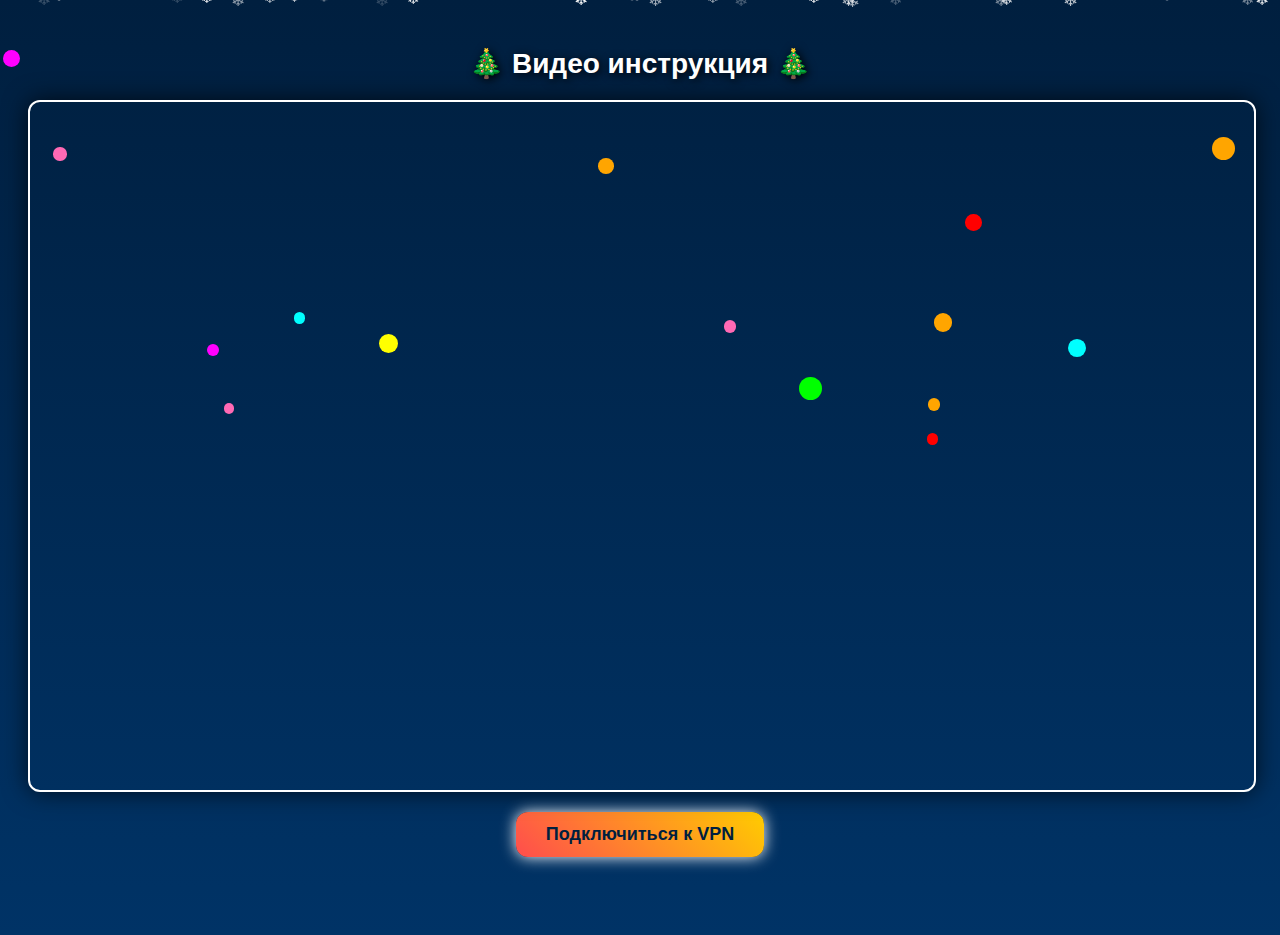
<file: instructions.html>
<!DOCTYPE html>
<html lang="ru">
<head>
<meta charset="UTF-8">
<meta name="viewport" content="width=device-width, initial-scale=1.0">
<title>Видео инструкция</title>
<style>
    body {
        font-family: Arial, sans-serif;
        text-align: center;
        background: linear-gradient(to bottom, #001f3f, #003366);
        color: #fff;
        padding: 20px;
        overflow-x: hidden;
        position: relative;
    }

    h1 {
        margin-bottom: 20px;
        font-size: 28px;
        text-shadow: 2px 2px 10px #000;
    }

    /* Видео */
    .video-container {
        position: relative;
        width: 100%;
        max-width: 100%;
        padding-bottom: 56.25%;
        height: 0;
        margin: 0 auto 20px auto;
        box-shadow: 0 0 25px rgba(0,0,0,0.7);
        border-radius: 12px;
        overflow: hidden;
        border: 2px solid #fff;
    }

    .video-container iframe {
        position: absolute;
        top: 0;
        left: 0;
        width: 100%;
        height: 100%;
        border: 0;
    }

    /* Кнопка VPN */
    .connect-button {
        display: inline-block;
        background: linear-gradient(45deg, #ff4d4d, #ffcc00);
        color: #001f3f;
        font-size: 18px;
        font-weight: bold;
        padding: 12px 30px;
        border-radius: 12px;
        text-decoration: none;
        box-shadow: 0 0 15px #fff;
        transition: all 0.3s;
        animation: pulse 2s infinite alternate;
        margin-bottom: 50px;
    }

    .connect-button:hover {
        transform: scale(1.1);
        box-shadow: 0 0 25px #fff, 0 0 30px #ffcc00;
    }

    @keyframes pulse {
        0% { box-shadow: 0 0 15px #fff; }
        100% { box-shadow: 0 0 30px #fff, 0 0 40px #ffcc00; }
    }

    /* Снег */
    .snowflake {
        position: fixed;
        top: -10px;
        color: #fff;
        font-size: 1em;
        user-select: none;
        pointer-events: none;
        animation-name: fall;
        animation-timing-function: linear;
        animation-iteration-count: infinite;
    }

    @keyframes fall {
        0% { transform: translateY(0) rotate(0deg); opacity: 1; }
        100% { transform: translateY(100vh) rotate(360deg); opacity: 0; }
    }

    /* Ёлочные игрушки */
    .ornament {
        position: fixed;
        border-radius: 50%;
        animation: bounce 3s infinite alternate;
    }

    @keyframes bounce {
        0%,100% { transform: translateY(0) rotate(0deg); }
        50% { transform: translateY(-20px) rotate(15deg); }
    }

    /* Адаптация */
    @media (max-width: 768px) {
        h1 { font-size: 24px; }
        .connect-button { font-size: 16px; padding: 10px 24px; }
    }

    @media (max-width: 480px) {
        h1 { font-size: 20px; }
        .connect-button { font-size: 14px; padding: 8px 20px; }
    }
</style>
</head>
<body>

<h1>🎄 Видео инструкция 🎄</h1>

<div class="video-container">
    <iframe 
        src="https://vkvideo.ru/video_ext.php?oid=-223675623&id=456239017&hash=40c489784292d061&hd=3&autoplay=1" 
        allow="autoplay; encrypted-media; fullscreen; picture-in-picture; screen-wake-lock;" 
        allowfullscreen>
    </iframe>
</div>

<a href="https://t.me/USPVPN_bot" class="connect-button" target="_blank">
    Подключиться к VPN
</a>

<script>
    // Снег (меньше и медленнее)
    const snowCount = 35;
    for(let i=0;i<snowCount;i++){
        const snow = document.createElement('div');
        snow.classList.add('snowflake');
        snow.style.left = Math.random()*window.innerWidth+'px';
        snow.style.fontSize = (Math.random()*10+8)+'px';
        snow.style.animationDuration = (Math.random()*10+8)+'s'; // медленнее
        snow.style.opacity = Math.random()*0.8+0.2;
        snow.innerText = '❄';
        document.body.appendChild(snow);
    }

    // Ёлочные игрушки
    const ornamentCount = 15;
    const colors = ['#ff0000','#00ff00','#ffff00','#ff00ff','#00ffff','#ffa500','#ff69b4'];
    for(let i=0;i<ornamentCount;i++){
        const orb = document.createElement('div');
        orb.classList.add('ornament');
        orb.style.backgroundColor = colors[Math.floor(Math.random()*colors.length)];
        orb.style.width = (Math.random()*15+10)+'px';
        orb.style.height = orb.style.width;
        orb.style.left = Math.random()*window.innerWidth+'px';
        orb.style.top = Math.random()* (window.innerHeight/2) + 'px';
        orb.style.animationDuration = (Math.random()*2+2)+'s';
        document.body.appendChild(orb);
    }
</script>

</body>
</html>
</file>
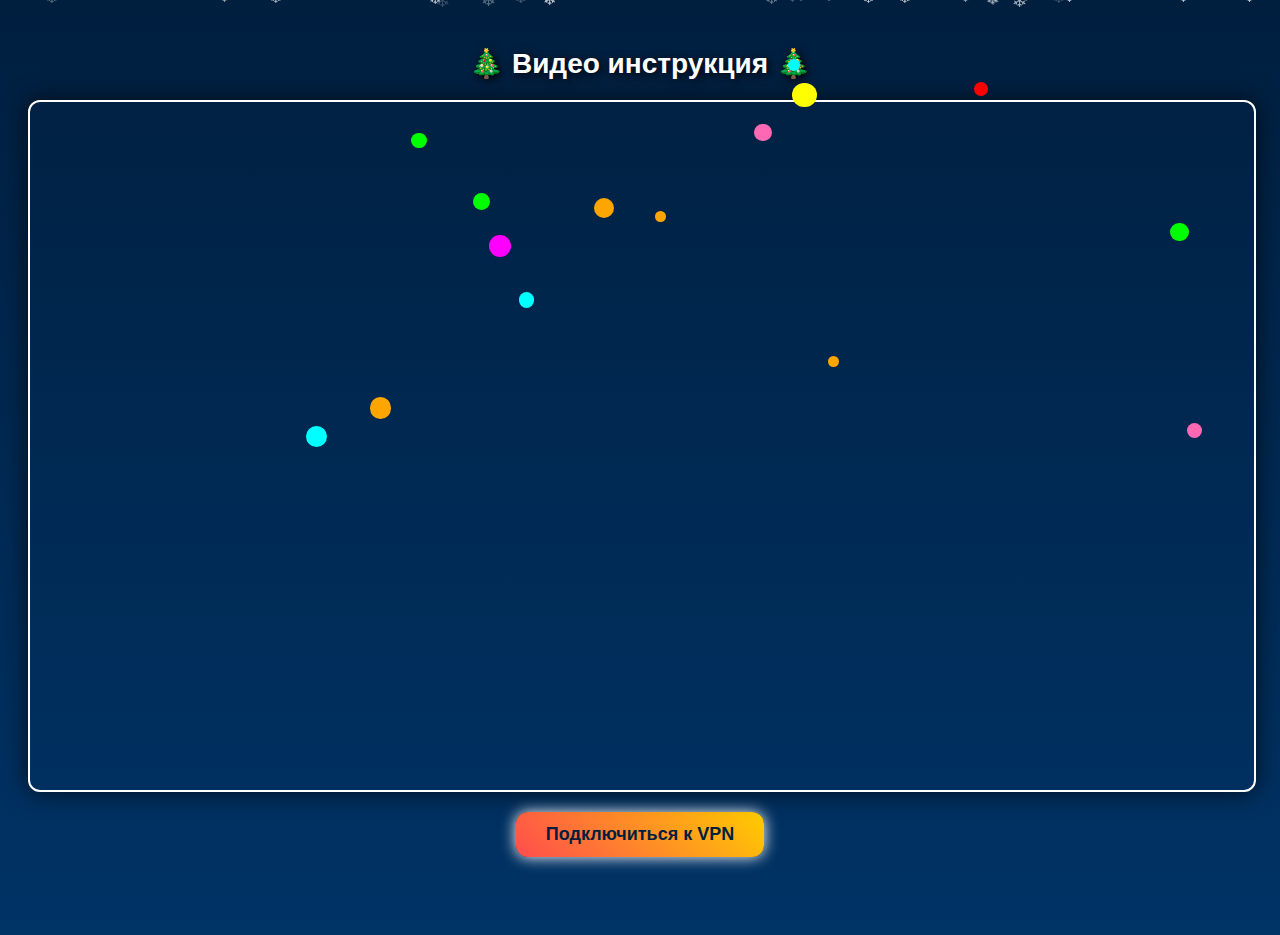
<file: instructions1.html>
<!DOCTYPE html>
<html lang="ru">
<head>
<meta charset="UTF-8">
<meta name="viewport" content="width=device-width, initial-scale=1.0">
<title>Видео инструкция</title>
<style>
    body {
        font-family: Arial, sans-serif;
        text-align: center;
        background: linear-gradient(to bottom, #001f3f, #003366);
        color: #fff;
        padding: 20px;
        overflow-x: hidden;
        position: relative;
    }

    h1 {
        margin-bottom: 20px;
        font-size: 28px;
        text-shadow: 2px 2px 10px #000;
    }

    /* Видео */
    .video-container {
        position: relative;
        width: 100%;
        max-width: 100%;
        padding-bottom: 56.25%;
        height: 0;
        margin: 0 auto 20px auto;
        box-shadow: 0 0 25px rgba(0,0,0,0.7);
        border-radius: 12px;
        overflow: hidden;
        border: 2px solid #fff;
    }

    .video-container iframe {
        position: absolute;
        top: 0;
        left: 0;
        width: 100%;
        height: 100%;
        border: 0;
    }

    /* Кнопка VPN */
    .connect-button {
        display: inline-block;
        background: linear-gradient(45deg, #ff4d4d, #ffcc00);
        color: #001f3f;
        font-size: 18px;
        font-weight: bold;
        padding: 12px 30px;
        border-radius: 12px;
        text-decoration: none;
        box-shadow: 0 0 15px #fff;
        transition: all 0.3s;
        animation: pulse 2s infinite alternate;
        margin-bottom: 50px;
    }

    .connect-button:hover {
        transform: scale(1.1);
        box-shadow: 0 0 25px #fff, 0 0 30px #ffcc00;
    }

    @keyframes pulse {
        0% { box-shadow: 0 0 15px #fff; }
        100% { box-shadow: 0 0 30px #fff, 0 0 40px #ffcc00; }
    }

    /* Снег */
    .snowflake {
        position: fixed;
        top: -10px;
        color: #fff;
        font-size: 1em;
        user-select: none;
        pointer-events: none;
        animation-name: fall;
        animation-timing-function: linear;
        animation-iteration-count: infinite;
    }

    @keyframes fall {
        0% { transform: translateY(0) rotate(0deg); opacity: 1; }
        100% { transform: translateY(100vh) rotate(360deg); opacity: 0; }
    }

    /* Ёлочные игрушки */
    .ornament {
        position: fixed;
        border-radius: 50%;
        animation: bounce 3s infinite alternate;
    }

    @keyframes bounce {
        0%,100% { transform: translateY(0) rotate(0deg); }
        50% { transform: translateY(-20px) rotate(15deg); }
    }

    /* Адаптация */
    @media (max-width: 768px) {
        h1 { font-size: 24px; }
        .connect-button { font-size: 16px; padding: 10px 24px; }
    }

    @media (max-width: 480px) {
        h1 { font-size: 20px; }
        .connect-button { font-size: 14px; padding: 8px 20px; }
    }
</style>
</head>
<body>

<h1>🎄 Видео инструкция 🎄</h1>

<div class="video-container">
<iframe src="https://vkvideo.ru/video_ext.php?oid=-223675623&id=456239018&hash=62fefc692815d697&hd=3" width="1280" height="720" allow="autoplay; encrypted-media; fullscreen; picture-in-picture; screen-wake-lock;" frameborder="0" allowfullscreen></iframe>
</div>

<a href="https://t.me/USPVPN_bot" class="connect-button" target="_blank">
    Подключиться к VPN
</a>

<script>
    // Снег
    const snowCount = 35;
    for(let i=0;i<snowCount;i++){
        const snow = document.createElement('div');
        snow.classList.add('snowflake');
        snow.style.left = Math.random()*window.innerWidth+'px';
        snow.style.fontSize = (Math.random()*10+8)+'px';
        snow.style.animationDuration = (Math.random()*10+8)+'s';
        snow.style.opacity = Math.random()*0.8+0.2;
        snow.innerText = '❄';
        document.body.appendChild(snow);
    }

    // Ёлочные игрушки
    const ornamentCount = 15;
    const colors = ['#ff0000','#00ff00','#ffff00','#ff00ff','#00ffff','#ffa500','#ff69b4'];
    for(let i=0;i<ornamentCount;i++){
        const orb = document.createElement('div');
        orb.classList.add('ornament');
        orb.style.backgroundColor = colors[Math.floor(Math.random()*colors.length)];
        orb.style.width = (Math.random()*15+10)+'px';
        orb.style.height = orb.style.width;
        orb.style.left = Math.random()*window.innerWidth+'px';
        orb.style.top = Math.random()* (window.innerHeight/2) + 'px';
        orb.style.animationDuration = (Math.random()*2+2)+'s';
        document.body.appendChild(orb);
    }
</script>

</body>
</html>
</file>
